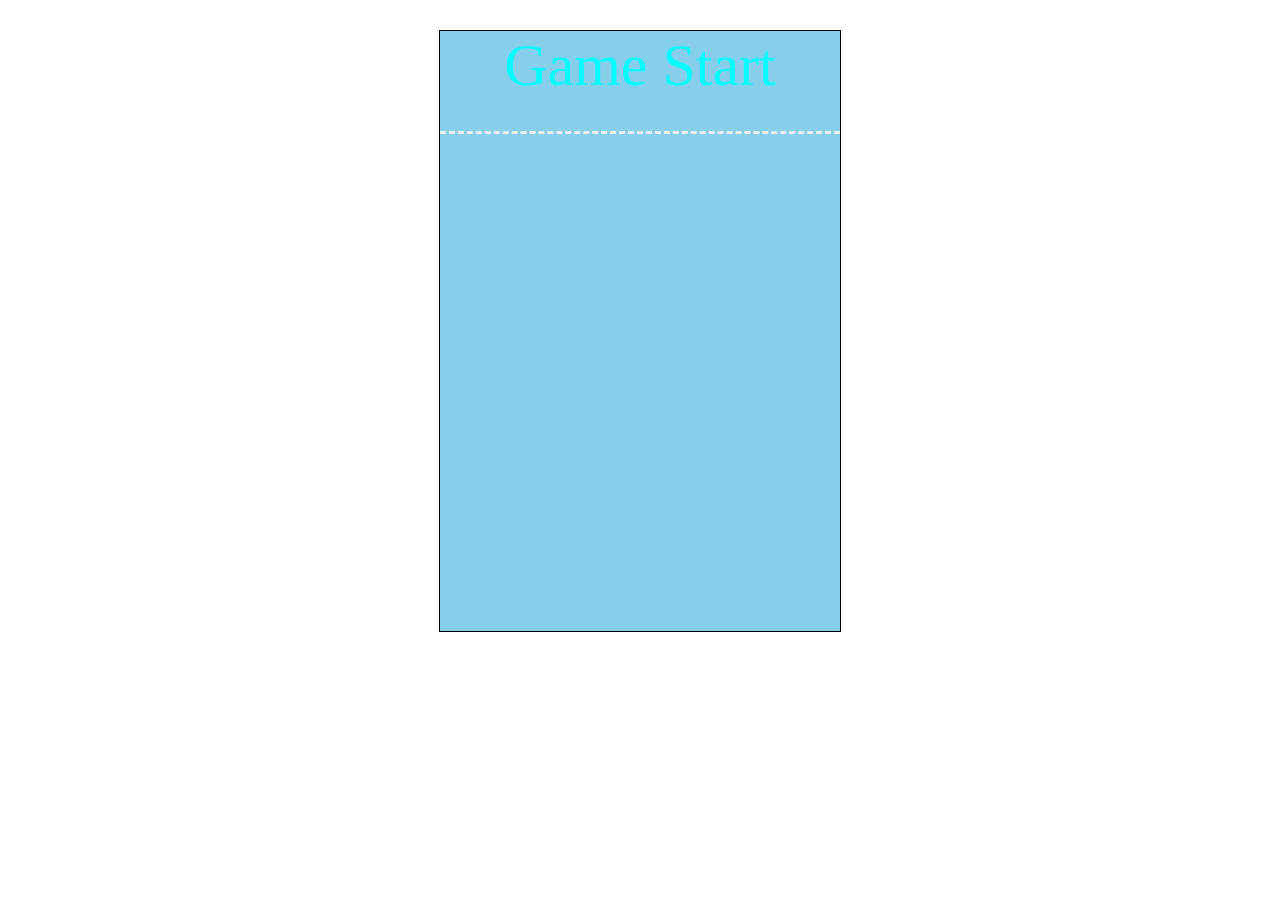
<file: 别踩白块/index.html>
<!DOCTYPE html>
<html lang="en">

<head>
    <meta charset="UTF-8">
    <meta name="viewport" content="width=device-width, initial-scale=1.0">
    <meta http-equiv="X-UA-Compatible" content="ie=edge">
    <link rel="stylesheet" href="index.css">
    <script src="index.js"></script>
    <title>Document</title>
</head>

<body>

    <div class="wrapper">
        <div id="go">
            <a href="#">Game Start</a>
        </div>
        <div id="main"></div>
    </div>
</body>

</html>
</file>
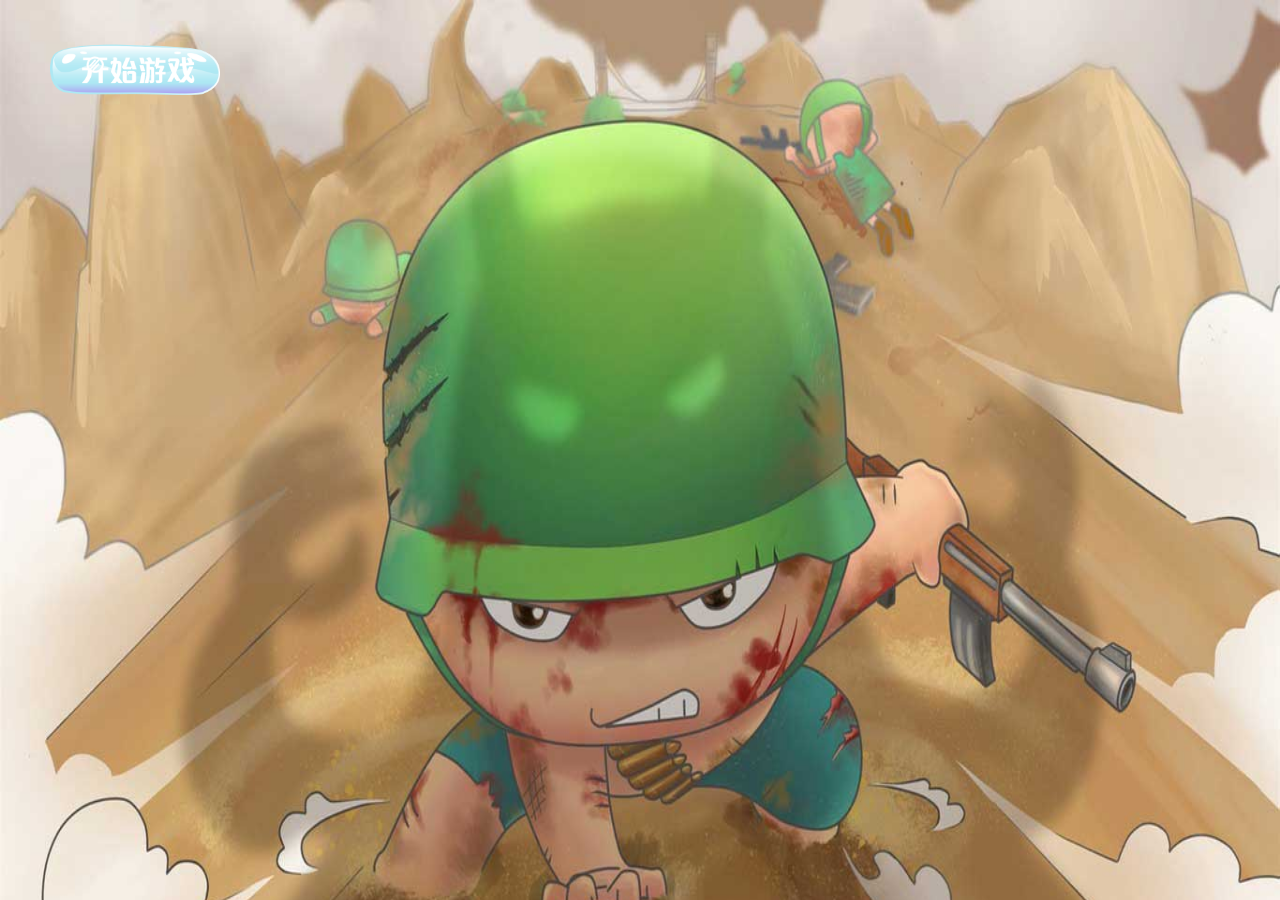
<file: 扫雷/index.html>
<!DOCTYPE html>
<html lang="en">

<head>
    <meta charset="UTF-8">
    <meta name="viewport" content="width=device-width, initial-scale=1.0">
    <meta http-equiv="X-UA-Compatible" content="ie=edge">
    <link rel="stylesheet" href="index.css">
    <script src="index.js"></script>
    <title>原生js扫雷</title>
</head>

<body>
    <div class="wrapper">
        <div class="btn" id="btn"></div>

        <div class="box" id="box"></div>
        <diV class="flagBox" id="flagBox">
            当前剩余雷数:
            <span id="score">10</span>
        </diV>
        <div class="alertBox" id="alertBox">
            <div class="alertImg" id="alertImg">
                <div class="close" id="close"></div>
            </div>
        </div>
    </div>
</body>

</html>
</file>
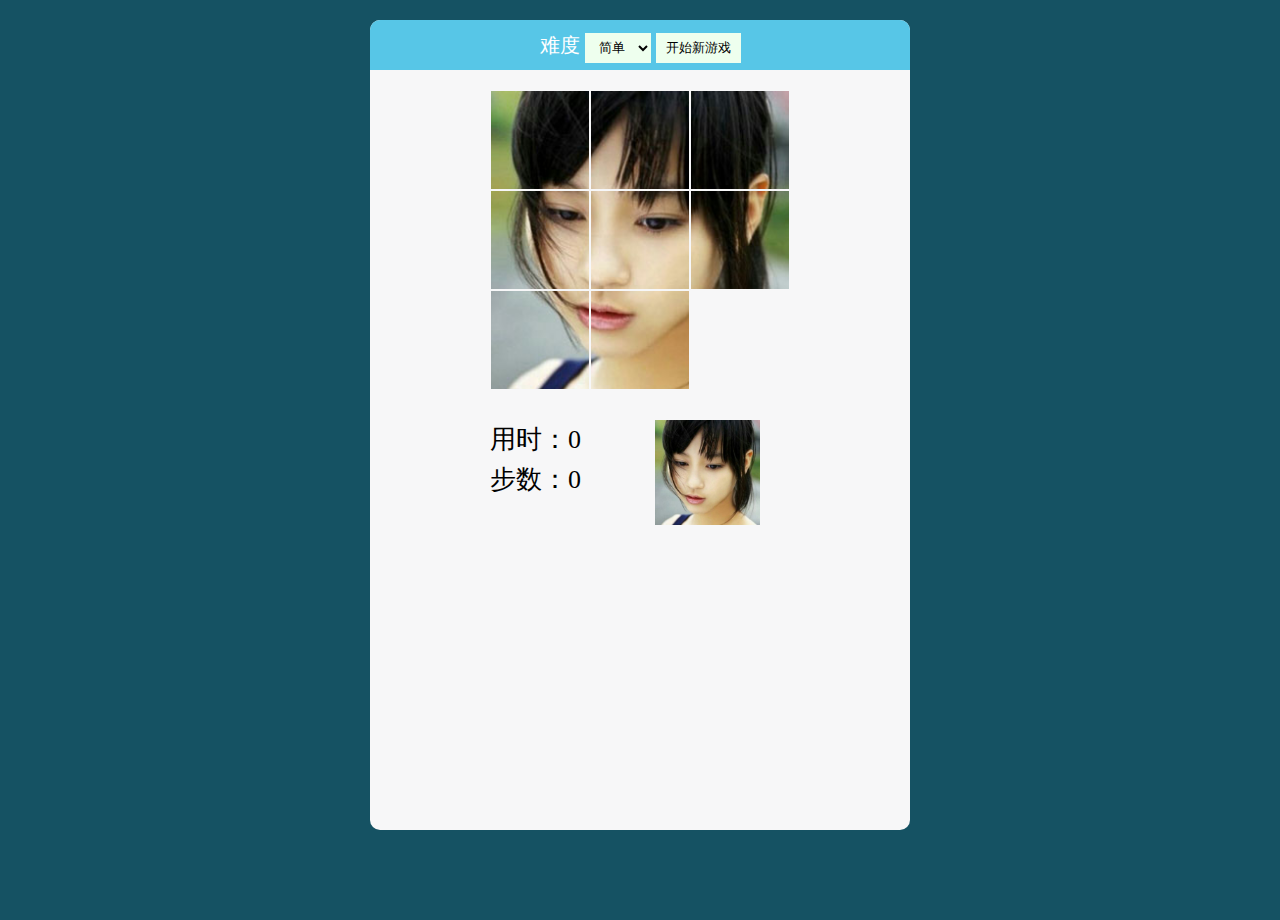
<file: 智能拼图/index.html>
<!DOCTYPE html>
<html lang="en">

<head>
    <meta charset="UTF-8">
    <meta name="viewport" content="width=device-width, initial-scale=1.0">
    <link rel="stylesheet" href="./style/style.css">
    <script src="script/script.js"></script>
    <title>智能拼图</title>
</head>

<body>
    <div class="content">
        <div class="game-head">
            <label for="choose">难度</label>
            <select name="" id="choose">
                <option value="简单">简单</option>
                <option value="中等">中等</option>
                <option value="困难">困难</option>
            </select>
            <input type="button" id="start" value="开始新游戏">
        </div>
        <div class="game-con">
            <ul id="game-ul">

            </ul>
        </div>
        <div class="game-foot clear">
            <div class="show-text fl">
                <p>用时：<span id="time">0</span></p>
                <p>步数：<span id="step">0</span></p>
            </div>
            <div class="show-img fr">
                <img src="img/images1/main.jpg" alt="">
            </div>
        </div>
    </div>
    <script src="https://s22.cnzz.com/z_stat.php?id=1271234111&web_id=1271234111" language="JavaScript"></script>
</body>

</html>
</file>
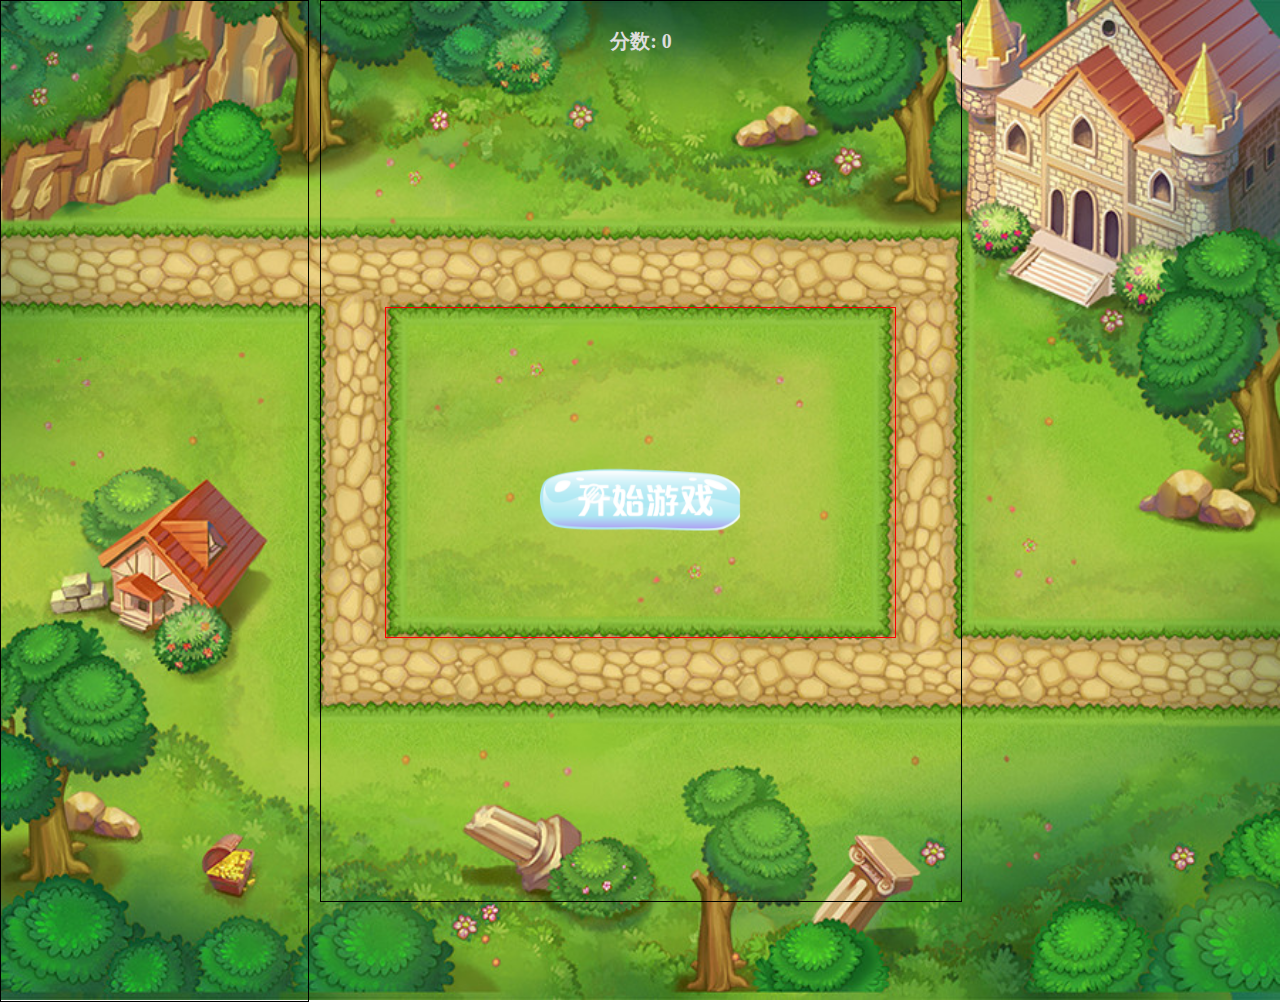
<file: 贪吃蛇-1/index.html>
<!DOCTYPE html>
<html lang="en">

<head>
    <meta charset="UTF-8">
    <meta name="viewport" content="width=device-width, initial-scale=1.0">
    <meta http-equiv="X-UA-Compatible" content="ie=edge">
    <link rel="stylesheet" href="index.css">
    <script src="index.js"></script>
    <title>原生js贪吃蛇</title>
</head>

<body>
    <div class="startPage" id="startPage">
        <div class="startBtn" id="startBtn"></div>
    </div>
    <div class="wrapper">
        <div class="left-side">
            <img src="./images/pause.png" alt="" id="startP">
        </div>
        <div class="main">
            <div class="header">
                <div class="score">
                    分数:
                    <span id="score">0</span>
                </div>
            </div>
            <div class="content" id="content"></div>
        </div>
    </div>
    <div class="loser" id="lose">
        <div class="con">
            <div class="close" id="close"></div>
            <div class="loserScore" id="loserScore">111</div>
        </div>
    </div>
</body>

</html>
</file>
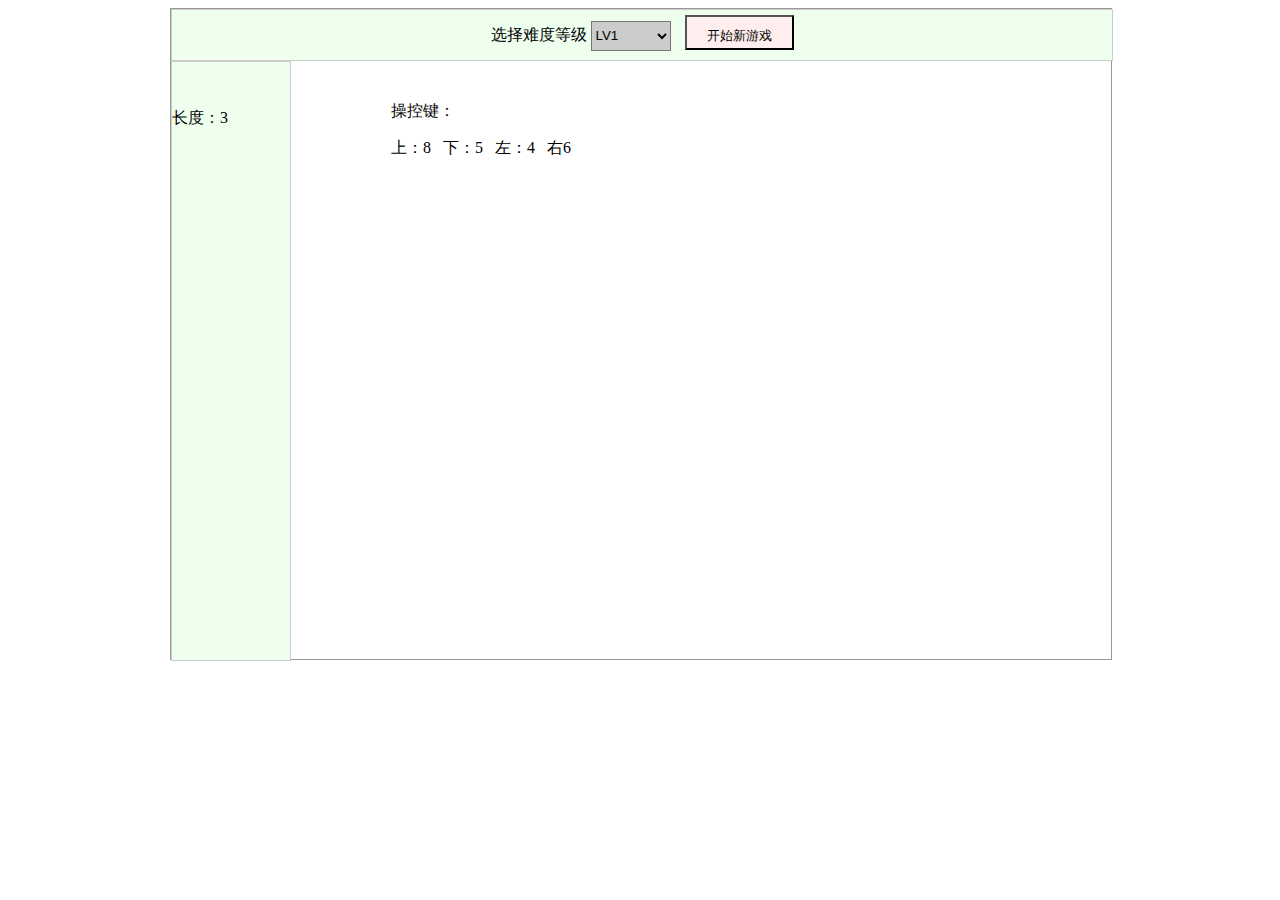
<file: 贪吃蛇/index.html>
<!doctype html>
<html>
    <head>
        <title>贪吃蛇</title>
        <meta charset="UTF-8">
        <link rel="stylesheet" href="style/main.css">
        <script type="text/javascript" src="js/main.js"></script>
    </head>
    <body>
        <div id="outline">
            <div class="show1">
                <span>选择难度等级</span>
                <select name="" id="choose">
                    <option value="LV1">LV1</option>
                    <option value="LV2">LV2</option>
                    <option value="LV3">LV3</option>
                    <option value="LV4">LV4</option>
                    <option value="LV5">LV5</option>
                    <option value="LV6">LV6</option>
                    <option value="LV7">LV7</option>
                </select>
                <button id="btn1">开始新游戏</button>
            </div>
            <div class="show2">
                <p>长度：<span>3</span></p>
            </div>
            <div id="games">
                操控键：
                <p>上：8&nbsp;&nbsp;&nbsp;下：5&nbsp;&nbsp;&nbsp;左：4&nbsp;&nbsp;&nbsp;右6</p>
            </div>
        </div>
    </body>
</html>
</file>
<file: 别踩白块/index.css>
* {
    margin: 0;
    padding: 0;
}

.wrapper {
    margin: 30px auto;
    width: 400px;
    height: 600px;
    border: 1px #000 solid;
    position: relative;
    overflow: hidden;
    background-color: skyblue;
}

#go {
    width: 100%;
    position: absolute;
    top: 0;
    left: 0;
    text-align: center;
    z-index: 99;
}

#go a {
    display: block;
    height: 100px;
    width: 400px;
    color: aqua;
    text-decoration: none;
    border-bottom: 3px dashed #eee;
    font-size: 60px;
    font-weight: 300;
}

#main {
    width: 400px;
    height: 600px;
    /* border: 1px solid red; */
    position: relative;
    top: -150px;
}

.row {
    width: 400px;
    height: 150px;
}

.row div {
    float: left;
    height: 149px;
    border-bottom: 1px solid #000;
    width: 99px;
    border-left: 1px solid #000;
}
</file>
<file: 扫雷/index.css>
* {
    margin: 0;
    padding: 0;
}

.wrapper {
    width: 100%;
    height: 1000px;
    position: fixed;
    top: 0;
    left: 0;
    background-image: url(./images/bg.jpg);
    background-size: 100% 100%;
}

.btn {
    height: 140px;
    width: 170px;
    position: absolute;
    left: 50px;
    background-image: url(./images/startGame.png);
    background-size: 100% 100%;
    cursor: pointer;
}

.box {
    width: 500px;
    height: 500px;
    transform: perspective(800px) rotateX(45deg);
    margin: 20px auto;
    border-top: 1px solid #b25f27;
    border-left: 1px solid #b25f27;
    box-shadow: 5px 5px 5px rgba(0, 0, 0, 0.3);
    display: none;
}

.flagBox {
    position: absolute;
    top: 50px;
    left: 50%;
    width: 200px;
    height: 50px;
    margin-left: -100px;
    color: #333;
    font-size: 20px;
    font-weight: bolder;
    display: none;
}

.alertBox {
    display: none;
    position: absolute;
    width: 100%;
    height: 100%;
    left: 0;
    top: 0;
    background-color: rgba(0, 0, 0, 0.2);
}

.alertImg {
    width: 600px;
    height: 400px;
    /* background-image: url(./images/success.png); */
    background-size: 100% 100%;
    position: absolute;
    left: 0;
    top: 0;
    right: 0;
    bottom: 0;
    margin: auto;
    border-radius: 20px;
}

.close {
    position: absolute;
    right: 0;
    top: 0;
    height: 40px;
    width: 40px;
    background-image: url(./images/closeBtn.png);
    background-size: 100% 100%;
    cursor: pointer;
}

.block {
    width: 49px;
    height: 49px;
    border-right: 1px solid #b25f27;
    border-bottom: 1px solid #b25f27;
    box-shadow: 0 0 4px #333 inset;
    background-image: url(./images/cao.jpg);
    float: left;
}

.show {
    background-image: url(./images/dilei.jpg);
    background-size: 100% 100%;
}

.num {
    background-color: #ECD0A1;
    font-size: 18px;
    font-weight: bolder;
    line-height: 49px;
    text-align: center;
}

.flag {
    background-image: url(./images/hongqi.jpg);
    background-size: 100% 100%;
}
</file>
<file: 智能拼图/style/style.css>
/* 重置样式 */

* {
    margin: 0;
    padding: 0;
    box-sizing: border-box;
}

body {
    overflow: hidden;
}

a {
    text-decoration: none;
}

img {
    border: none;
    vertical-align: top;
}

li {
    list-style: none;
}

.clear {
    zoom: 1;
}

.clear:after {
    content: '';
    display: block;
    clear: both;
}

.fl {
    float: left;
}

.fr {
    float: right;
}


/* 布局样式 */

body {
    background: #155263;
}

.content {
    width: 100%;
    height: 100%;
    background: #f7f7f8;
}

.game-head {
    height: 50px;
    background: rgb(87, 198, 231);
    border-radius: 10px 10px 0 0;
    line-height: 50px;
    text-align: center;
    color: #ffffff;
    font-size: 20px;
}

select#choose,
#start {
    height: 30px;
    line-height: 30px;
    padding: 0 10px;
    border: none;
    background: #efe;
    cursor: pointer;
}

.game-con {
    height: 340px;
    padding: 20px 0;
}

.game-con ul {
    width: 300px;
    margin: 0 auto;
}

.game-con ul li {
    float: left;
    padding: 1px;
}

.game-con ul li img {
    width: 100%;
}

.game-foot {
    width: 300px;
    margin: 10px auto;
}

.show-text {
    width: 40%;
    line-height: 40px;
    font-size: 26px;
}

.show-img {
    width: 35%;
    margin-right: 30px;
}

.show-img img {
    width: 100%;
}


/* 媒体查询 */

@media(min-width:540px) {
    .content {
        width: 540px;
        height: 90%;
        margin: 0 auto;
        border-radius: 10px;
        margin-top: 20px;
    }
}
</file>
<file: 贪吃蛇-1/index.css>
* {
    margin: 0;
    padding: 0;
    /* overflow: hidden; */
}

.startPage {
    width: 100%;
    z-index: 999;
    height: 1000px;
    position: fixed;
    top: 0;
    left: 0;
}

.startBtn {
    background-image: url(./images/startGame.png);
    height: 170px;
    width: 200px;
    background-size: cover;
    cursor: pointer;
    position: absolute;
    top: 0;
    right: 0;
    bottom: 0;
    left: 0;
    margin: auto;
}

.wrapper {
    width: 100%;
    height: 1000px;
    background-image: url(./images/bg.jpg);
    /* background-size: cover; */
    background-size: 100% 100%;
    position: relative;
}

.left-side {
    width: 24%;
    position: absolute;
    height: 1000px;
    border: 1px solid black;
}

.left-side img {
    display: none;
    margin-left: 50px;
    margin-top: 50px;
}

.main {
    position: absolute;
    left: 25%;
    width: 50%;
    height: 90%;
    border: 1px solid black;
}

.header {
    width: 100%;
    height: 80px;
    text-align: center;
}

.score {
    line-height: 80px;
    color: #ddd;
    font-size: 20px;
    font-weight: bolder;
}

.content {
    position: absolute;
    width: 79.5%;
    height: 36.5%;
    left: 10%;
    top: 34%;
    border: 1px solid red;
}

.loser {
    display: none;
    height: 1000px;
    top: 0;
    left: 0;
}

.con {
    background-image: url(./images/startP.jpg);
    background-size: 100% 100%;
    width: 400px;
    height: 300px;
    position: absolute;
    margin: auto;
    left: 0;
    right: 0;
    top: 0;
    bottom: 0;
    border-radius: 20px;
}

.loserScore {
    display: block;
    height: 30px;
    width: 50px;
    position: absolute;
    top: 42%;
    left: 40%;
    color: #222;
    font-size: 30px;
    font-weight: bolder;
}

.close {
    position: absolute;
    right: 0;
    top: 0;
    height: 40px;
    width: 40px;
    background-image: url(./images/closeBtn.png);
    background-size: 100% 100%;
    cursor: pointer;
}

.food {
    background-image: url(./images/apple.png);
    background-size: 100% 100%;
}

.head {
    background-image: url(./images/head.png);
    background-size: 100% 100%;
}

.body {
    background-image: url(./images/body.png);
    background-size: 100% 100%;
}
</file>
<file: 贪吃蛇/style/main.css>
#outline{
    width: 940px;
    height: 650px;
    background: #fff;
    border: 1px solid #999;
    position: relative;
    margin-left: 50%;
    left: -470px;
}
#outline button{
    height: 35px;
    line-height: 35px;
    background: #fee;
    padding-left: 20px;
    padding-right: 20px;
    margin-left: 10px;
}
.show1{
    width: 100%;
    height: 50px;
    background: #efe;
    line-height: 50px;
    text-align: center;
    border: 1px #ccc solid;
}
.show1 select{
    height: 30px;
    width: 80px;
    line-height: 30px;
    background: #ccc;
}
.show2{
    width: 120px;
    height: 600px;
    border: 1px #ccc solid;
    background: #efe;
    float: left;
    box-sizing: border-box;
}
.show2 p{
    height: 100px;
    line-height: 80px;
}

#games{
    width: 600px;
    height: 500px;
    position: relative;
    left: 100px;
    top: 40px;
    float: left;
}
.backBulk{
    box-sizing: border-box;
    height: 10px;
    width: 10px;
    background: #fef;
    border: 1px solid #999;
    float: left;
    display: block;
}
</file>
